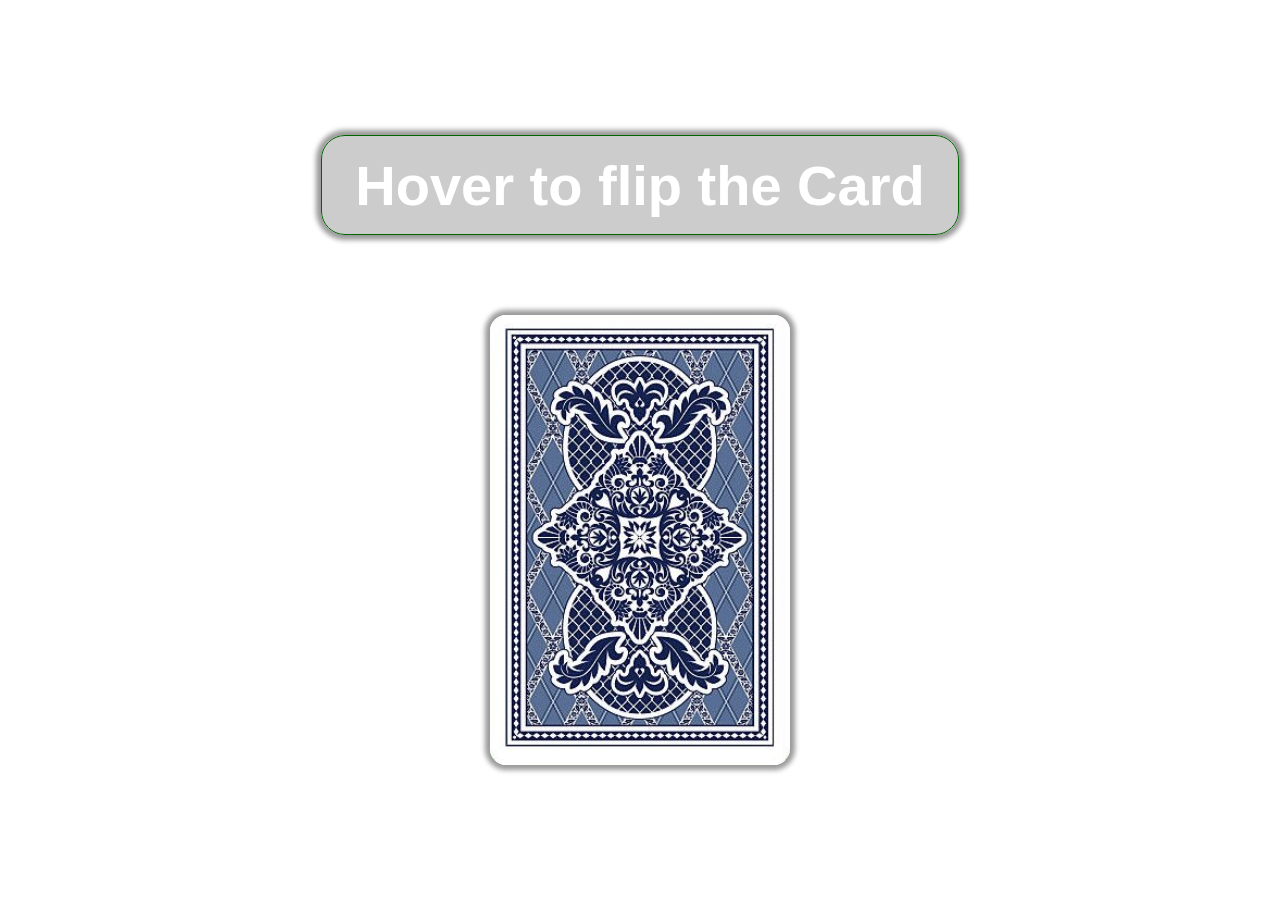
<file: Flip card/index.html>
<!DOCTYPE html>
<html lang="en">

<head>
    <meta charset="UTF-8">
    <meta name="viewport" content="width=device-width, initial-scale=1.0">
    <title>Flip card</title>

    <link rel="stylesheet" href="style.css">
    <link rel="preconnect" href="https://fonts.googleapis.com">
    <link rel="preconnect" href="https://fonts.gstatic.com" crossorigin>
    <link href="https://fonts.googleapis.com/css2?family=Poppins:wght@400;700&display=swap" rel="stylesheet">
</head>

<body>

    <button class="heading-container">
        <span>Hover to flip the Card</span>
    </button>

    <div class="card-container">
        <div class="card">
            <div class="front"></div>
            <div class="back"></div>
        </div>
    </div>

</body>

</html>
</file>
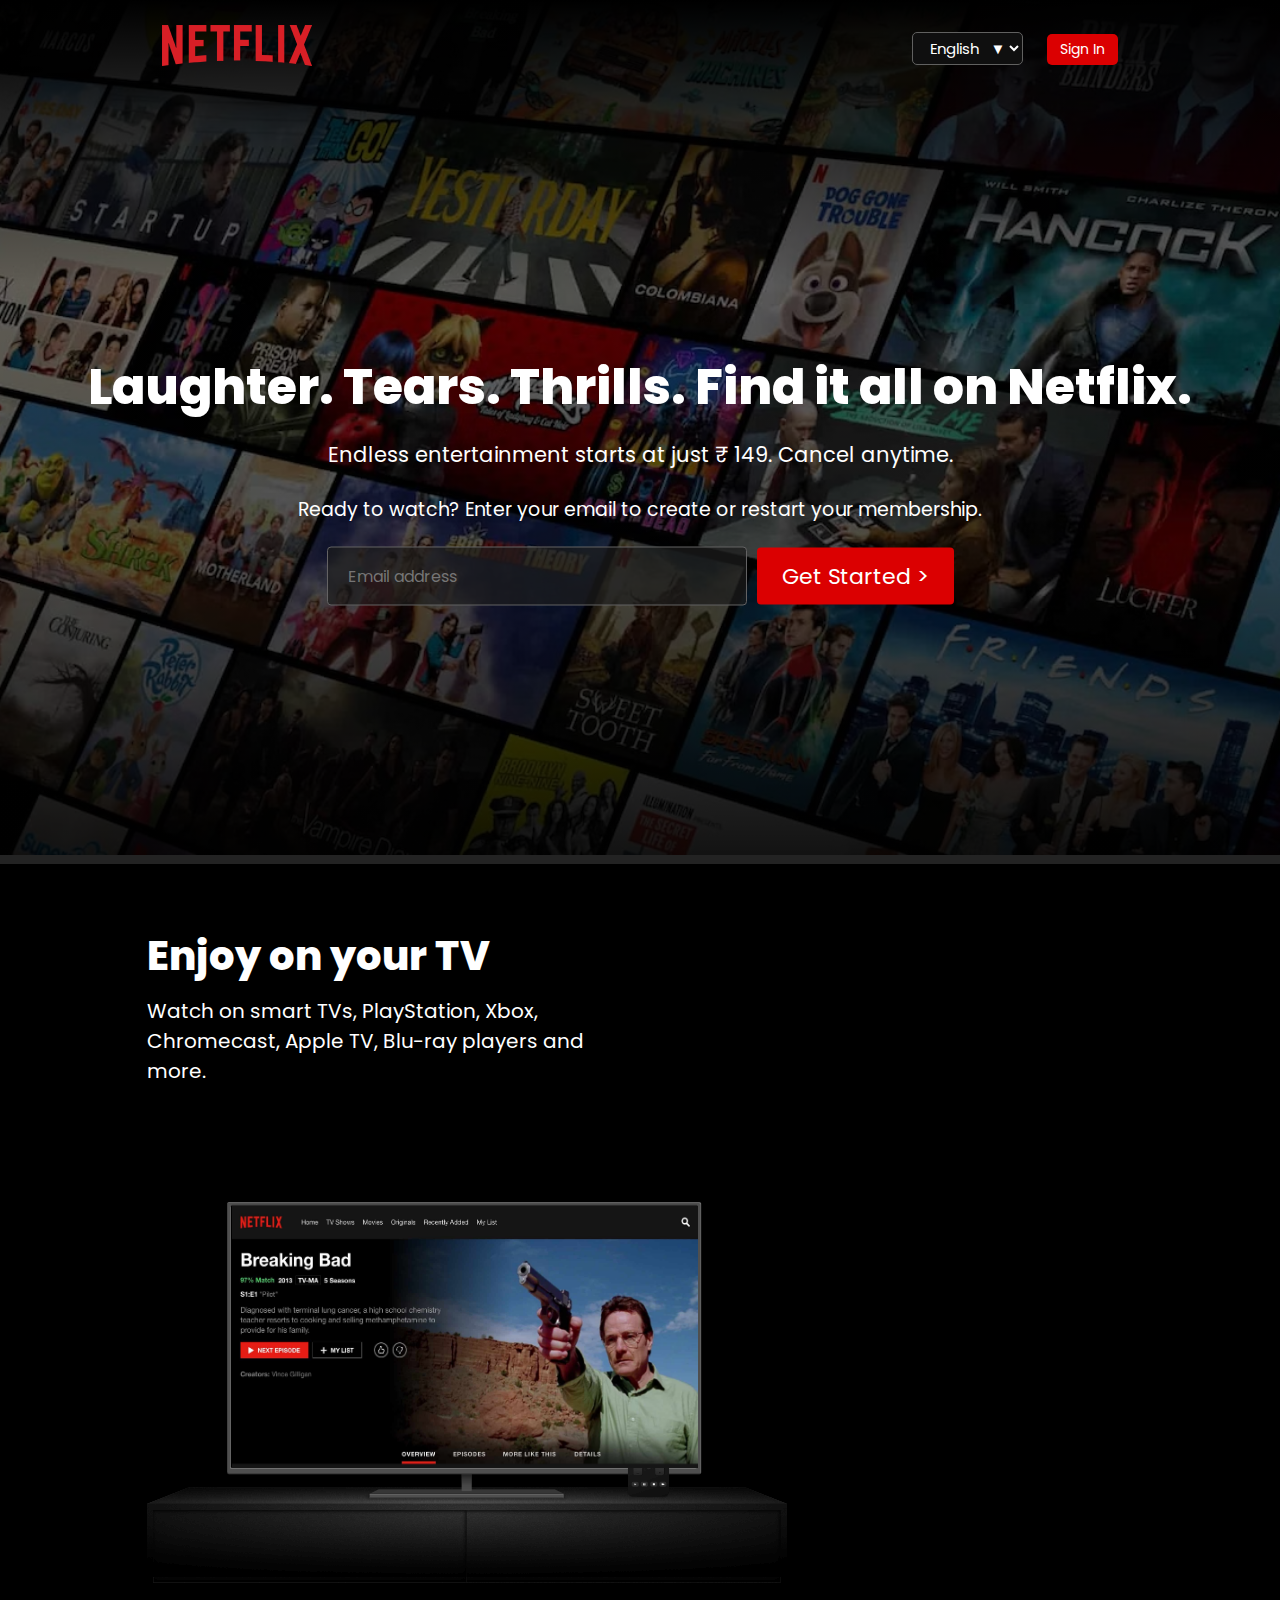
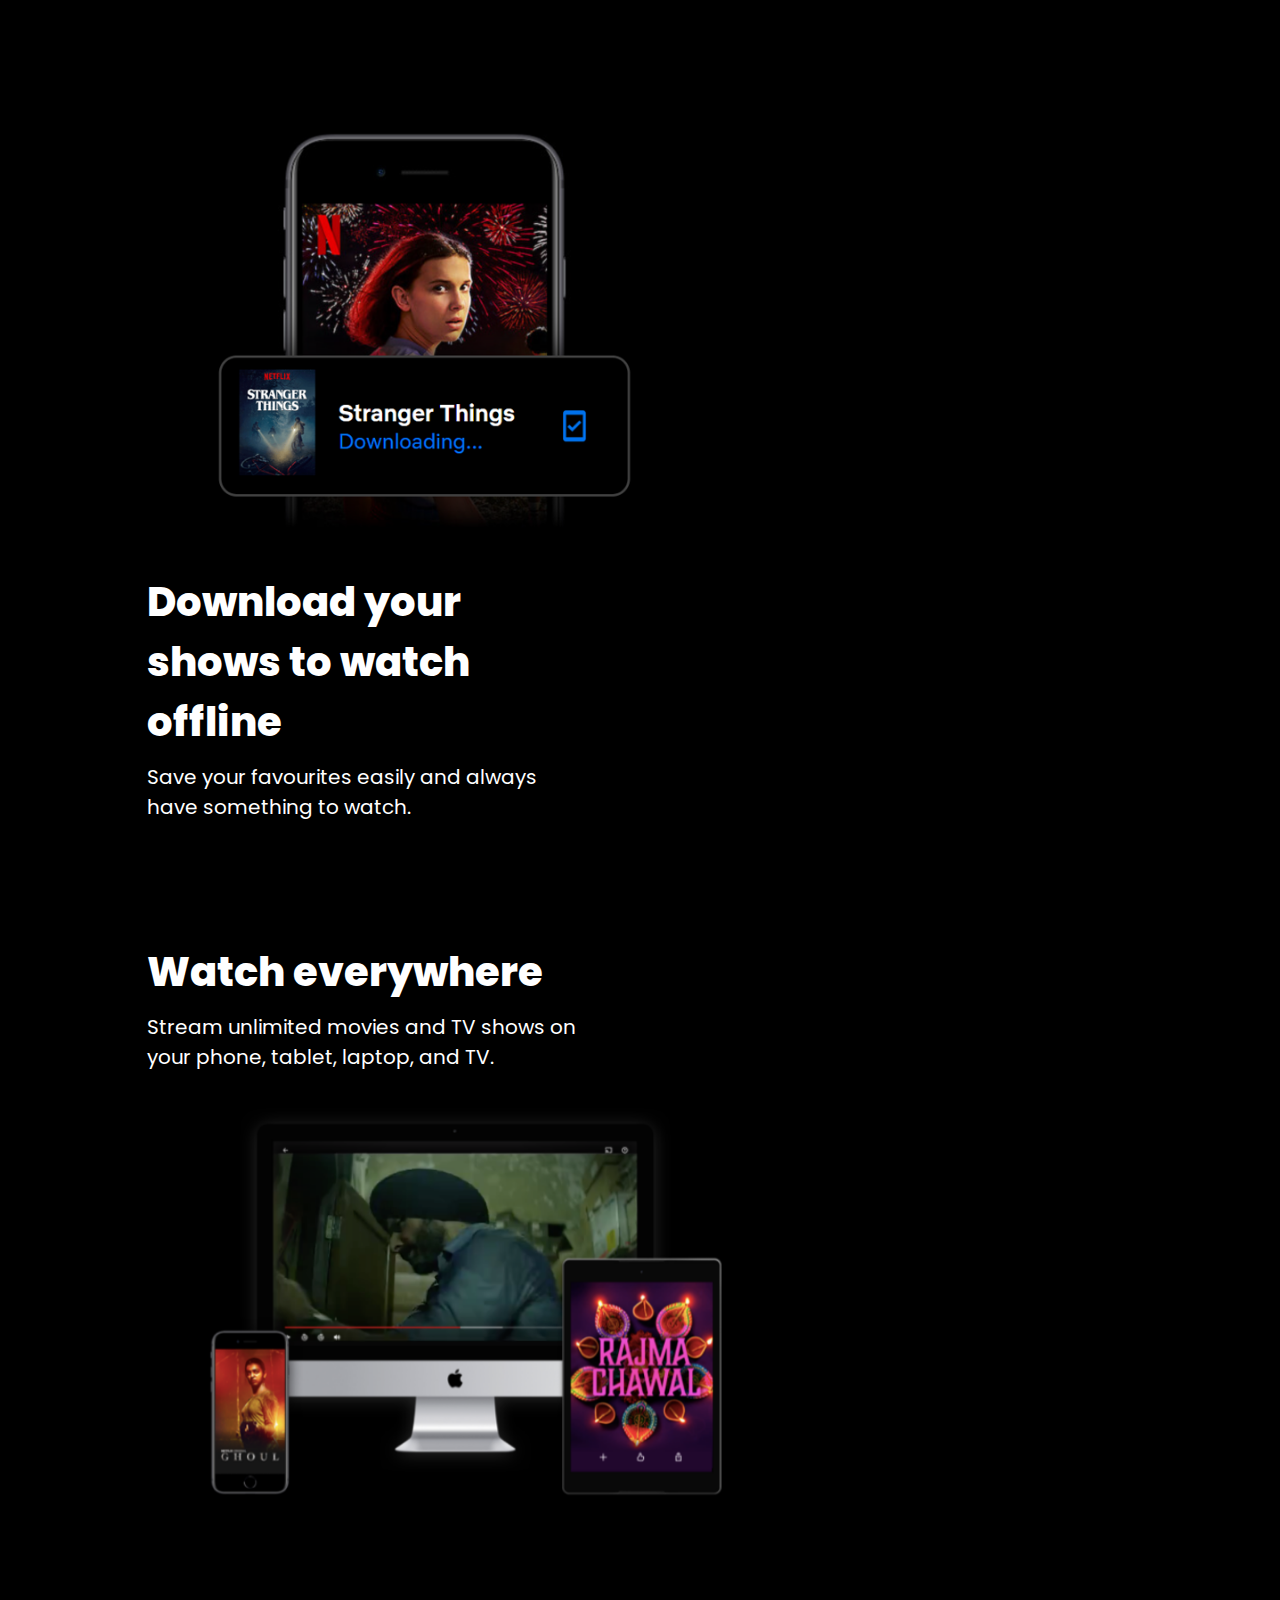
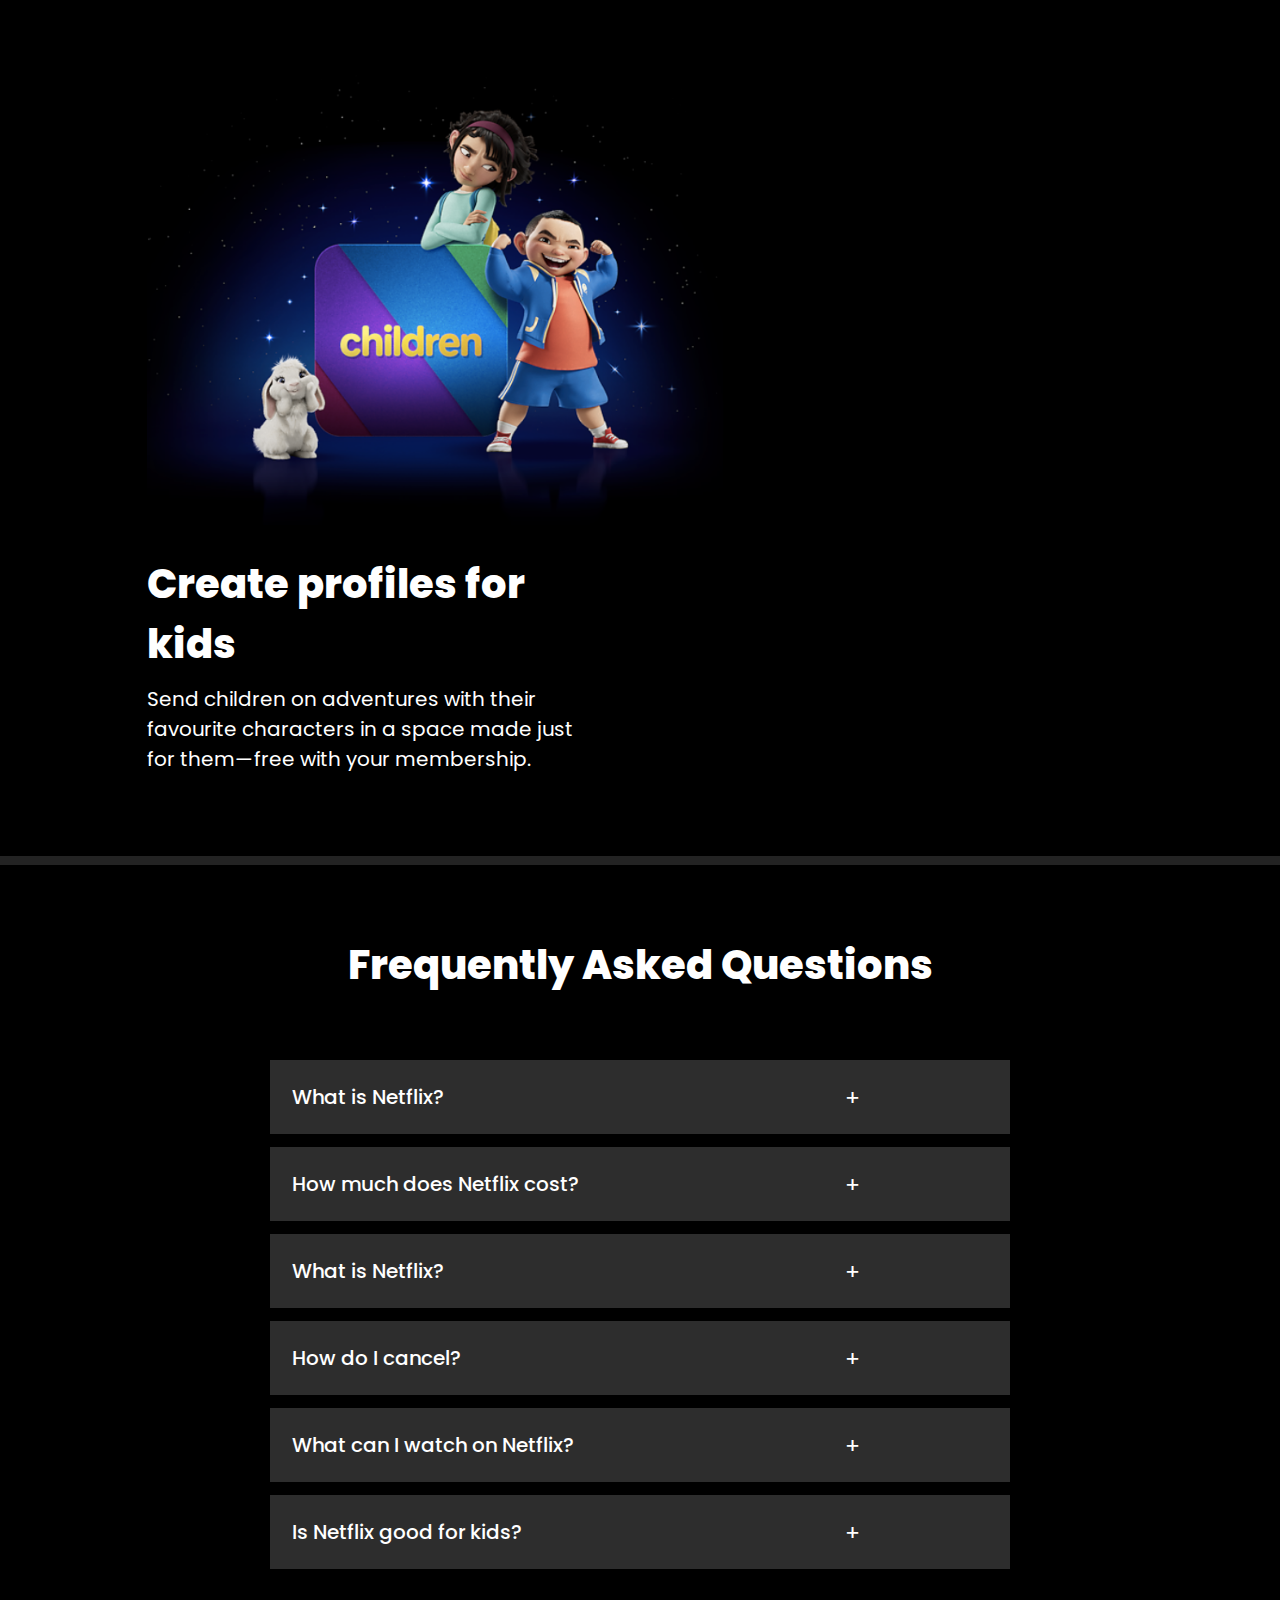
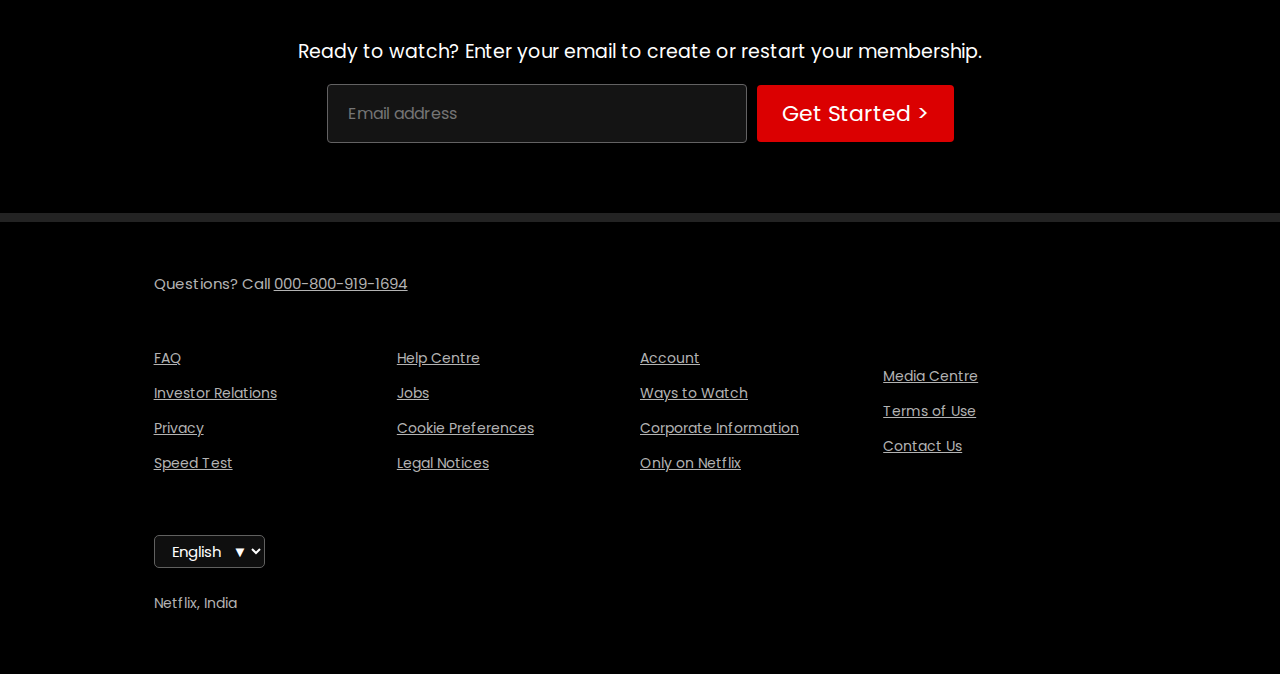
<file: Netflix page/index.html>
<!DOCTYPE html>
<html lang="en">

<head>

    <meta charset="UTF-8">
    <meta name="viewport" content="width=device-width, initial-scale=1.0">
    <title>Netflix - Watch TV Shows Online, Watch Movies Online</title>
    <link rel="icon" href="Images/favi.png">

    <link rel="stylesheet" href="style.css">

    <link rel="preconnect" href="https://fonts.googleapis.com">
    <link rel="preconnect" href="https://fonts.gstatic.com" crossorigin>
    <link href="https://fonts.googleapis.com/css2?family=Poppins:wght@400;500;600;700;800&display=swap"
        rel="stylesheet">

</head>

<body>

    <!-- Header section -->

    <header>
        <nav>
            <a href="index.html"><img src="Images/logo.png" class="logo"></a>
            <div>
                <select class="lang-btn">
                    <option value="English" selected>English &nbsp;&nbsp;&#9660;</option>
                    <option value="Hindi">हिन्दी</option>
                </select>

                <button>Sign In</button>
            </div>
        </nav>

        <div class="header-content">
            <h1>Laughter. Tears. Thrills. Find it all on Netflix.</h1>
            <p>Endless entertainment starts at just ₹ 149. Cancel anytime.</p>
            <p>Ready to watch? Enter your email to create or restart your membership.</p>

            <form class="email-signup">
                <input type="email" placeholder="Email address">
                <button type="submit">Get Started &gt;</button>
            </form>
        </div>
    </header>

    <!-- Features -->

    <div class="features">

        <div class="row">
            <div class="text-col">
                <h2>Enjoy on your TV</h2>
                <p>Watch on smart TVs, PlayStation, Xbox, Chromecast, Apple TV, Blu-ray players and more.</p>
            </div>

            <div class="image-col">
                <img src="Images/tv.png">
                <img class="screen" src="Images/screen.jpg">
            </div>
        </div>

        <div class="row">
            <div class="image-col">
                <img src="Images/feature-2.png">
            </div>

            <div class="text-col">
                <h2>Download your shows to watch offline</h2>
                <p>Save your favourites easily and always have something to watch.</p>
            </div>
        </div>

        <div class="row">
            <div class="text-col">
                <h2>Watch everywhere</h2>
                <p>Stream unlimited movies and TV shows on your phone, tablet, laptop, and TV.</p>
            </div>

            <div class="image-col">
                <img src="Images/feature-3.png">
            </div>
        </div>

        <div class="row">
            <div class="image-col">
                <img src="Images/feature-4.png">
            </div>

            <div class="text-col">
                <h2>Create profiles for kids</h2>
                <p>Send children on adventures with their favourite characters in a space made just for them—free with
                    your membership.</p>
            </div>
        </div>

    </div>


    <!-- FAQ Section -->

    <div class="faq">
        <h2>Frequently Asked Questions</h2>

        <ul class="accordion">
            <li>

                <input type="radio" name="accordion" id="first">
                <label for="first">What is Netflix?</label>
                <div class="answer">
                    Netflix is a streaming service that offers a wide variety of award-winning TV shows, movies, anime,
                    documentaries and
                    more - on thousands of internet-connected devices. <br><br>

                    You can watch as much as you want, whenever you want, without a single ad - all for one low monthly
                    price. There's
                    always something new to discover, and new TV shows and movies are added every week!
                </div>

            </li>

            <li>

                <input type="radio" name="accordion" id="second">
                <label for="second">How much does Netflix cost?</label>
                <div class="answer">
                    Watch Netflix on your smartphone, tablet, Smart TV, laptop, or streaming device, all for one fixed
                    monthly fee. Plans
                    range from ₹ 149 to ₹ 649 a month. No extra costs, no contracts.
                </div>

            </li>

            <li>

                <input type="radio" name="accordion" id="third">
                <label for="third">What is Netflix?</label>
                <div class="answer">
                    Watch anywhere, anytime. Sign in with your Netflix account to watch instantly on the web at
                    netflix.com from your
                    personal computer or on any internet-connected device that offers the Netflix app, including smart
                    TVs, smartphones,
                    tablets, streaming media players and game consoles. <br> <br>

                    You can also download your favourite shows with the iOS, Android, or Windows 10 app. Use downloads
                    to watch while you're
                    on the go and without an internet connection. Take Netflix with you anywhere.
                </div>

            </li>

            <li>

                <input type="radio" name="accordion" id="fourth">
                <label for="fourth">How do I cancel?</label>
                <div class="answer">
                    Netflix is flexible. There are no annoying contracts and no commitments. You can easily cancel your
                    account online in
                    two clicks. There are no cancellation fees - start or stop your account anytime.
                </div>

            </li>

            <li>

                <input type="radio" name="accordion" id="fifth">
                <label for="fifth">What can I watch on Netflix?</label>
                <div class="answer">
                    Netflix has an extensive library of feature films, documentaries, TV shows, anime, award-winning
                    Netflix originals, and
                    more. Watch as much as you want, anytime you want.
                </div>

            </li>

            <li>

                <input type="radio" name="accordion" id="sixth">
                <label for="sixth">Is Netflix good for kids?</label>
                <div class="answer">
                    The Netflix Kids experience is included in your membership to give parents control while kids enjoy
                    family-friendly TV
                    shows and films in their own space. <br> <br>

                    Kids profiles come with PIN-protected parental controls that let you restrict the maturity rating of
                    content kids can
                    watch and block specific titles you don't want kids to see.
                </div>

            </li>

        </ul>

        <p>Ready to watch? Enter your email to create or restart your membership.</p>

        <form class="email-signup">
            <input type="email" placeholder="Email address">
            <button type="submit">Get Started &gt;</button>
        </form>

    </div>


    <!-- Footer -->

    <footer>
        <p>Questions? Call <a href="#">000-800-919-1694</a></p>

        <div class="row">
            <div class="col">
                <ul>
                    <li><a href="#">FAQ</a></li>
                    <li><a href="#">Investor Relations</a></li>
                    <li><a href="#">Privacy</a></li>
                    <li><a href="#">Speed Test</a></li>
                </ul>
            </div>

            <div class="col">
                <ul>
                    <li><a href="#">Help Centre</a></li>
                    <li><a href="#">Jobs</a></li>
                    <li><a href="#">Cookie Preferences</a></li>
                    <li><a href="#">Legal Notices</a></li>
                </ul>
            </div>
            <div class="col">
                <ul>
                    <li><a href="#">Account</a></li>
                    <li><a href="#">Ways to Watch</a>
                    <li><a href="#">Corporate Information</a></li>
                    <li><a href="#">Only on Netflix</a></li>
                </ul>
            </div>
            <div class="col">
                <ul>
                    <li><a href="#">Media Centre</a></li>
                    <li><a href="#">Terms of Use</a></li>
                    <li><a href="#">Contact Us</a></li>
                </ul>
            </div>
        </div>

        <select class="lang-btn">
            <option value="English" selected>English &nbsp;&nbsp;&#9660;</option>
            <option value="Hindi">हिन्दी</option>
        </select>

        <p class="cc">Netflix, India</p>

    </footer>

</body>

</html>
</file>
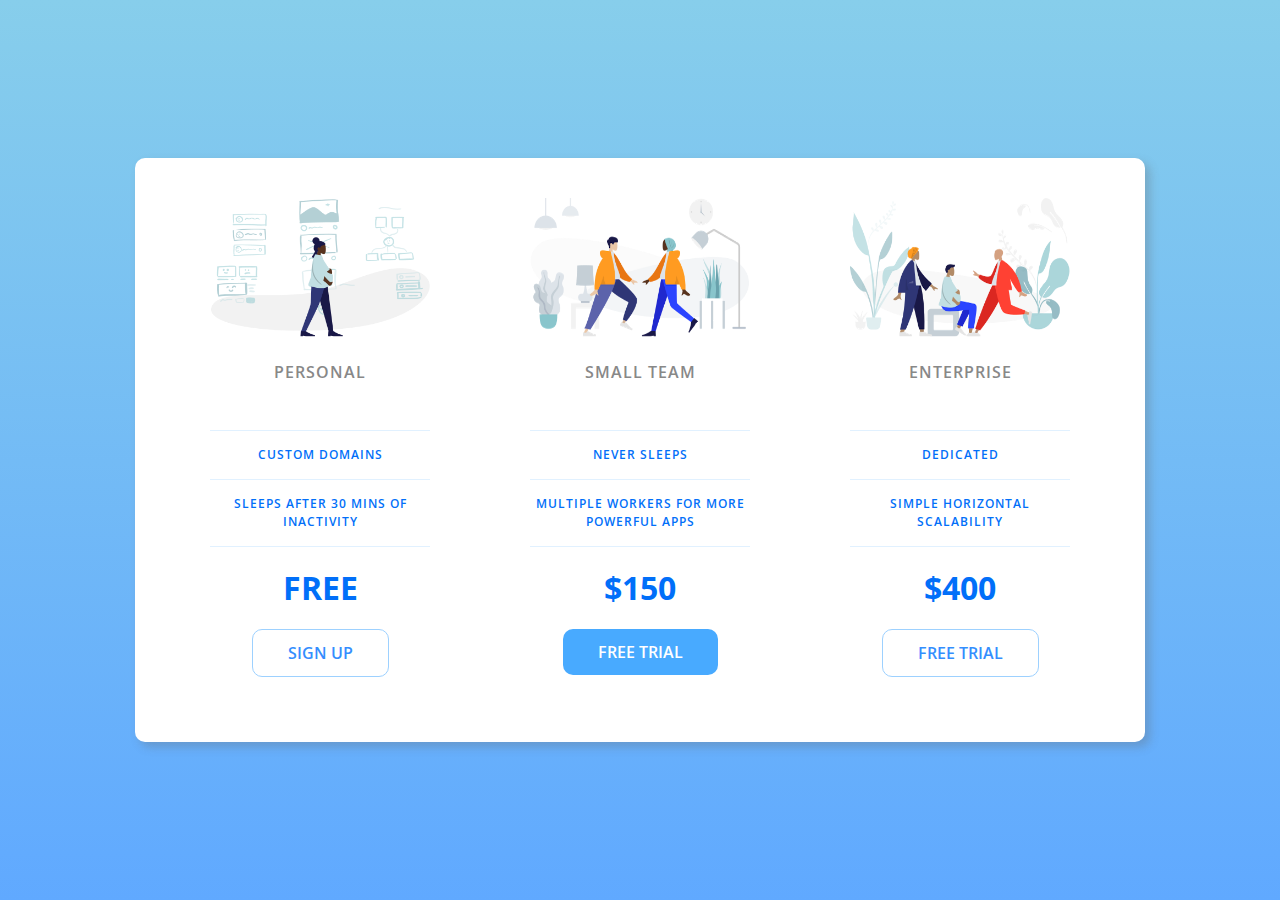
<file: Pricing panel/index.html>
<!DOCTYPE html>
<html lang="en">

<head>
    <meta charset="UTF-8">
    <meta name="viewport" content="width=device-width, initial-scale=1.0">
    <title>Price Tiers</title>
    <link rel="stylesheet" href="https://fonts.googleapis.com/css?family=Open+Sans:400,600,700">
    <link rel="stylesheet" href="style.css">
</head>

<body>
    
    <div class="panel pricing-table">

        <div class="pricing-plan">
            <img src="Images/icon1.png" alt="" class="pricing-img">
            <h2 class="pricing-header">Personal</h2>
            <ul class="pricing-features">
                <li class="pricing-features-item">Custom domains</li>
                <li class="pricing-features-item">Sleeps after 30 mins of inactivity</li>
            </ul>
            <span class="pricing-price">Free</span>
            <a href="#/" class="pricing-button">Sign up</a>
        </div>

        <div class="pricing-plan">
            <img src="Images/icon2.png" alt="" class="pricing-img">
            <h2 class="pricing-header">Small team</h2>
            <ul class="pricing-features">
                <li class="pricing-features-item">Never sleeps</li>
                <li class="pricing-features-item">Multiple workers for more powerful apps</li>
            </ul>
            <span class="pricing-price">$150</span>
            <a href="#/" class="pricing-button is-featured">Free trial</a>
        </div>

        <div class="pricing-plan">
            <img src="Images/icon3.png" alt="" class="pricing-img">
            <h2 class="pricing-header">Enterprise</h2>
            <ul class="pricing-features">
                <li class="pricing-features-item">Dedicated</li>
                <li class="pricing-features-item">Simple horizontal scalability</li>
            </ul>
            <span class="pricing-price">$400</span>
            <a href="#/" class="pricing-button">Free trial</a>
        </div>

    </div>

</body>

</html>
</file>
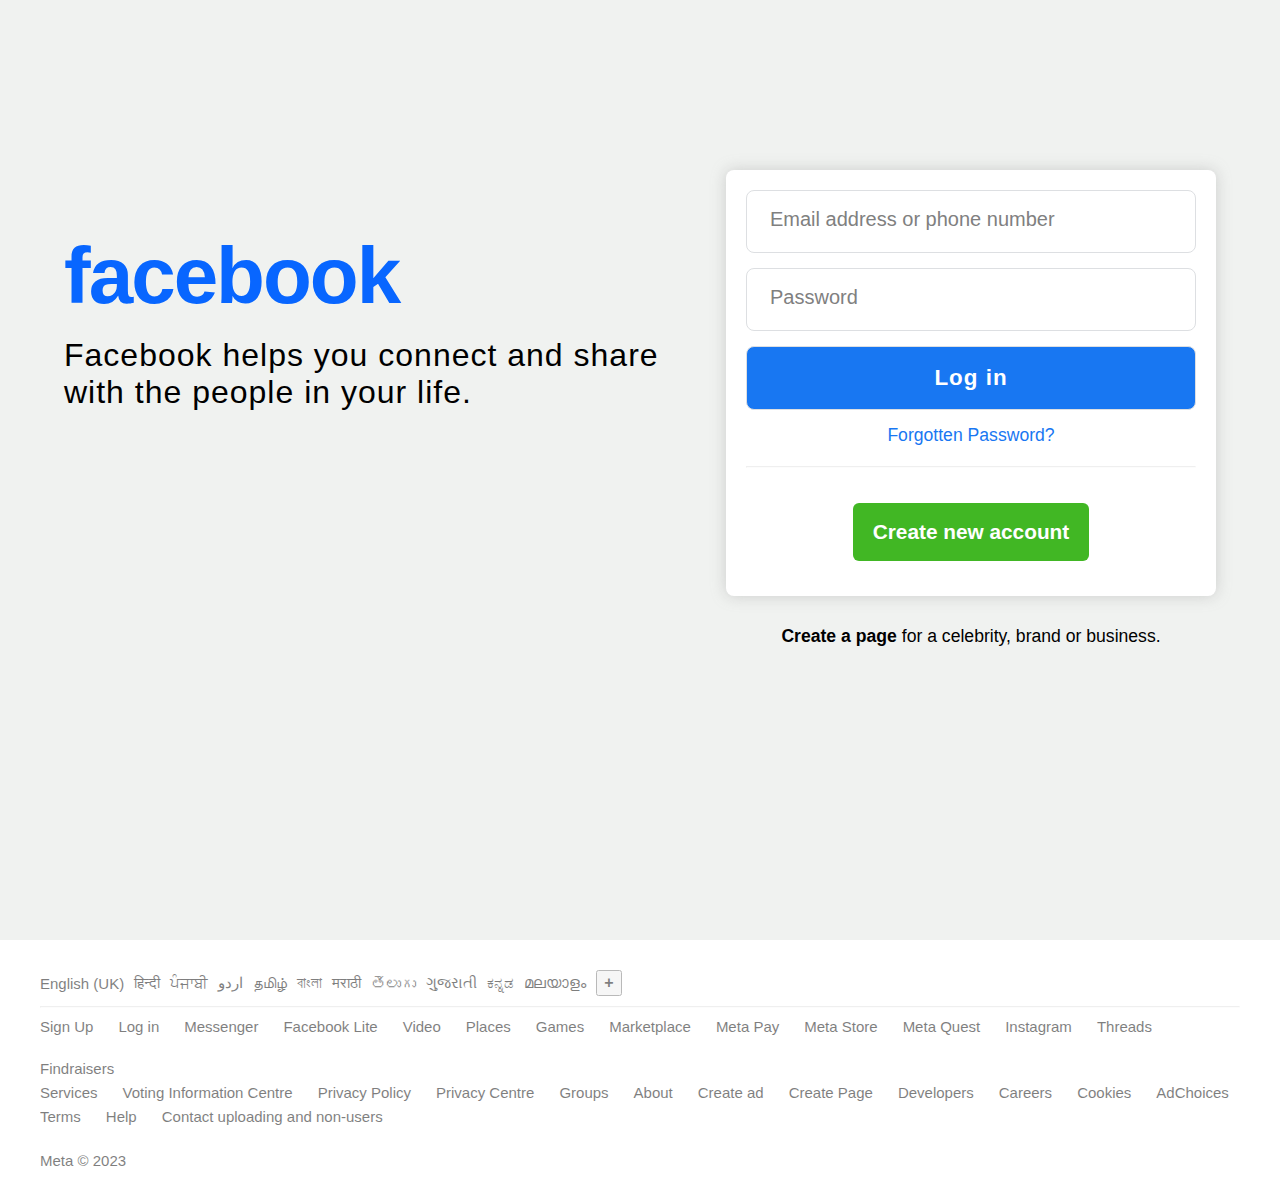
<file: Login pages/Facebook/index.html>
<!DOCTYPE html>
<html lang="en">

<head>
    <meta charset="UTF-8">
    <meta name="viewport" content="width=device-width, initial-scale=1.0">

    <title>Facebook - log in or sign up</title>
    <link rel="icon" href="Images/fb icon.webp">
    <link rel="stylesheet" href="style.css">

</head>

<body>

    <div class="main-wrapper">
        <div class="branding">
            <h1 class="logo">facebook</h1>
            <h2 class="slogan">Facebook helps you connect and share with the people in your life.</h2>
        </div>

        <div>
            <div class="panel">

                <form>
                    <input type="text" name="username" class="input-box" placeholder="Email address or phone number"
                        required>
                    <input type="password" name="password" class="input-box" placeholder="Password" required>
                    <input type="button" class="login-btn" value="Log in">
                </form>

                <a class="forgot" href="#">Forgotten Password?</a>

                <hr>

                <a class="signup-btn" href="#">Create new account</a>

            </div>

            <div class="bottom-link">
                <a href="#">Create a page</a>
                <p>for a celebrity, brand or business.</p>
            </div>
        </div>
    </div>

    <footer>

        <ul class="lang">
            <li class="lang">English (UK)</li>
            <li class="lang">हिन्दी</li>
            <li class="lang">ਪੰਜਾਬੀ</li>
            <li class="lang">اردو</li>
            <li class="lang">தமிழ்</li>
            <li class="lang">বাংলা</li>
            <li class="lang">मराठी</li>
            <li class="lang">తెలుగు</li>
            <li class="lang">ગુજરાતી</li>
            <li class="lang">ಕನ್ನಡ</li>
            <li class="lang">മലയാളം</li>
            <li><button class="add-button">+</button></li>
        </ul>

        <hr>

        <ul>
            <li><a class="footer-link" href="#">Sign Up</a></li>
            <li><a class="footer-link" href="#">Log in</a></li>
            <li><a class="footer-link" href="#">Messenger</a></li>
            <li><a class="footer-link" href="#">Facebook Lite</a></li>
            <li><a class="footer-link" href="#">Video</a></li>
            <li><a class="footer-link" href="#">Places</a></li>
            <li><a class="footer-link" href="#">Games</a></li>
            <li><a class="footer-link" href="#">Marketplace</a></li>
            <li><a class="footer-link" href="#">Meta Pay</a></li>
            <li><a class="footer-link" href="#">Meta Store</a></li>
            <li><a class="footer-link" href="#">Meta Quest</a></li>
            <li><a class="footer-link" href="#">Instagram</a></li>
            <li><a class="footer-link" href="#">Threads</a></li>
            <li><a class="footer-link" href="#">Findraisers</a></li>
        </ul>

        <ul>
            <li><a class="footer-link" href="#">Services</a></li>
            <li><a class="footer-link" href="#">Voting Information Centre</a></li>
            <li><a class="footer-link" href="#">Privacy Policy</a></li>
            <li><a class="footer-link" href="#">Privacy Centre</a></li>
            <li><a class="footer-link" href="#">Groups</a></li>
            <li><a class="footer-link" href="#">About</a></li>
            <li><a class="footer-link" href="#">Create ad</a></li>
            <li><a class="footer-link" href="#">Create Page</a></li>
            <li><a class="footer-link" href="#">Developers</a></li>
            <li><a class="footer-link" href="#">Careers</a></li>
            <li><a class="footer-link" href="#">Cookies</a></li>
            <li><a class="footer-link" href="#">AdChoices</a></li>
        </ul>

        <ul>
            <li><a class="footer-link" href="#">Terms</a></li>
            <li><a class="footer-link" href="#">Help</a></li>
            <li><a class="footer-link" href="#">Contact uploading and non-users</a></li>
        </ul>

        <ul class="copyright">
            <li>Meta © 2023</li>
        </ul>

    </footer>

</body>

</html>
</file>
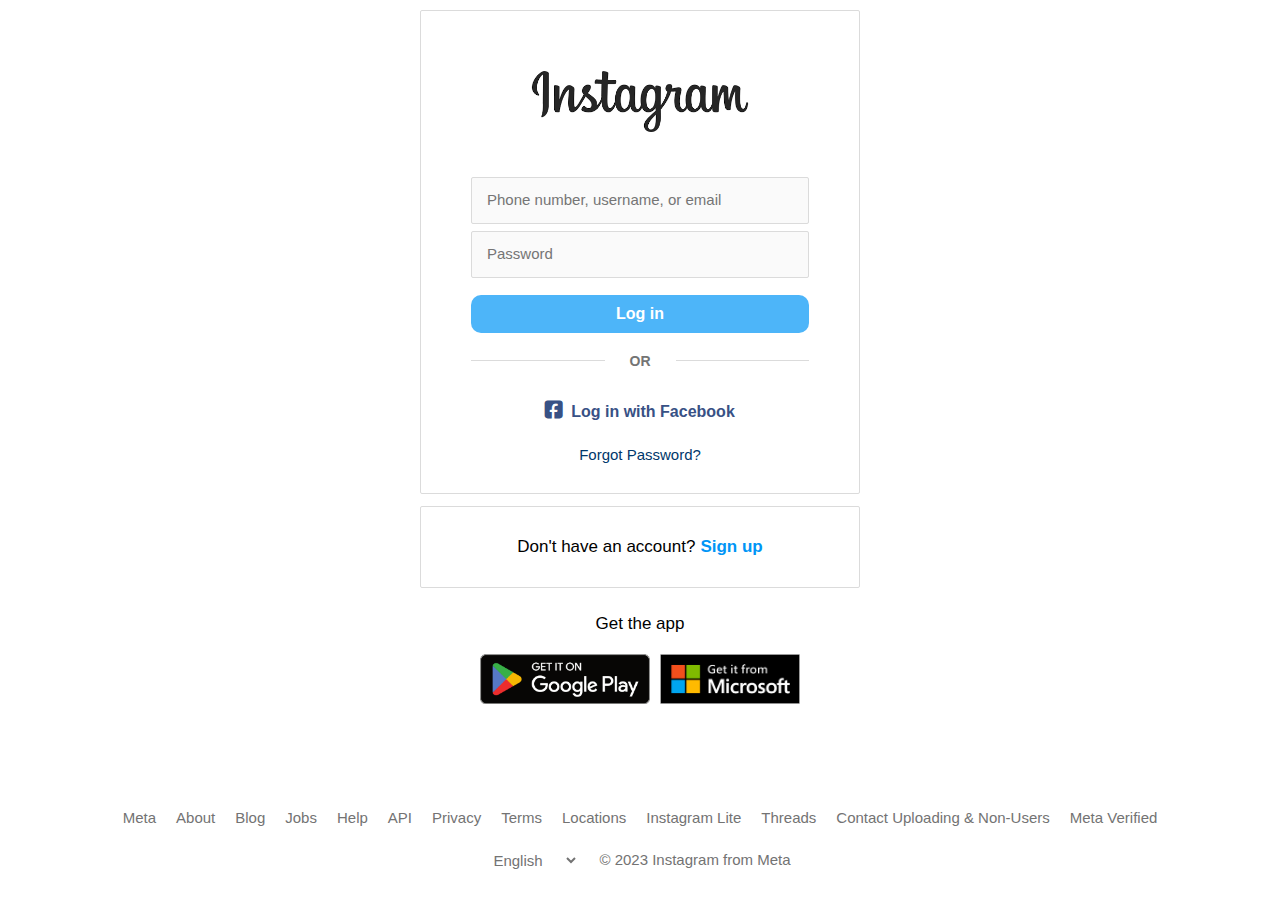
<file: Login pages/Insta/index.html>
<!DOCTYPE html>
<html lang="en">

<head>

    <meta charset="UTF-8">
    <meta name="viewport" content="width=device-width, initial-scale=1.0">

    <title>Login • Instagram</title>
    <link rel="icon" href="https://upload.wikimedia.org/wikipedia/commons/thumb/e/e7/Instagram_logo_2016.svg/2048px-Instagram_logo_2016.svg.png">

    <link rel="stylesheet" href="style.css">
    <link rel="stylesheet" href="https://cdnjs.cloudflare.com/ajax/libs/font-awesome/6.4.2/css/all.min.css">

</head>

<body>

    <header class="wrapper">

        <div class="panel login">
            <img id="logo" src="Images/Insta logo.png" alt="Logo">

            <form>

                <input type="text" class="input-box" name="username" placeholder="Phone number, username, or email"
                    required>
                <input type="password" class="input-box" name="password" placeholder="Password" required>
                <input type="button" class="button" value="Log in" name="login">

                <div class="divider">
                    <div class="line"></div>
                    <p>OR</p>
                    <div class="line"></div>
                </div>

                <a class="fb" href="#">Log in with Facebook</a>
                <a class="forgot" href="#">Forgot Password?</a>

            </form>
        </div>

        <div class="panel signup">
            <p>Don't have an account?</p>
            <a class="signup" href="#">Sign up</a>
        </div>

        <div class="apps">
            <p>Get the app</p>
        </div>

        <div class="app-stores">
            <img src="Images/playstore.png" alt="Play store">
            <img src="Images/microsoft store.png" alt="Microsoft store">
        </div>

    </header>

    <footer>
        <ul>
            <li><a href="#">Meta</a></li>
            <li><a href="#">About</a></li>
            <li><a href="#">Blog</a></li>
            <li><a href="#">Jobs</a></li>
            <li><a href="#">Help</a></li>
            <li><a href="#">API</a></li>
            <li><a href="#">Privacy</a></li>
            <li><a href="#">Terms</a></li>
            <li><a href="#">Locations</a></li>
            <li><a href="#">Instagram Lite</a></li>
            <li><a href="#">Threads</a></li>
            <li><a href="#">Contact Uploading & Non-Users</a></li>
            <li><a href="#">Meta Verified</a></li>


        </ul>

        <ul>
            <li>
                <select name="language" id="lang">
                    <option value="English" selected>English</option>
                    <option value="Hindi">Hindi</option>
                    <option value="Chinese">Mandarin</option>
                    <option value="French">Francias</option>
                    <option value="Spanish">Espanol</option>
                    <option value="Deutsch">Deutsch</option>
                    <option value="Postugese">Portugese</option>
                    <option value="Greek">Greek</option>
                    <option value="Hungarian">Hungarian</option>
                    <option value="Italiano">Italiano</option>
                    <option value="Turkish">Turkish</option>
                    <option value="Bahasa">Bahasa</option>
                    <option value="Urdu">Urdu</option>
                    <option value="Dutch">Dutch</option>
                    <option value="Polski">Polski</option>
                    <option value="Russian">Russian</option>
                </select>
            </li>
            <li>&copy; 2023 Instagram from Meta</li>
        </ul>
    </footer>

</body>

</html>
</file>
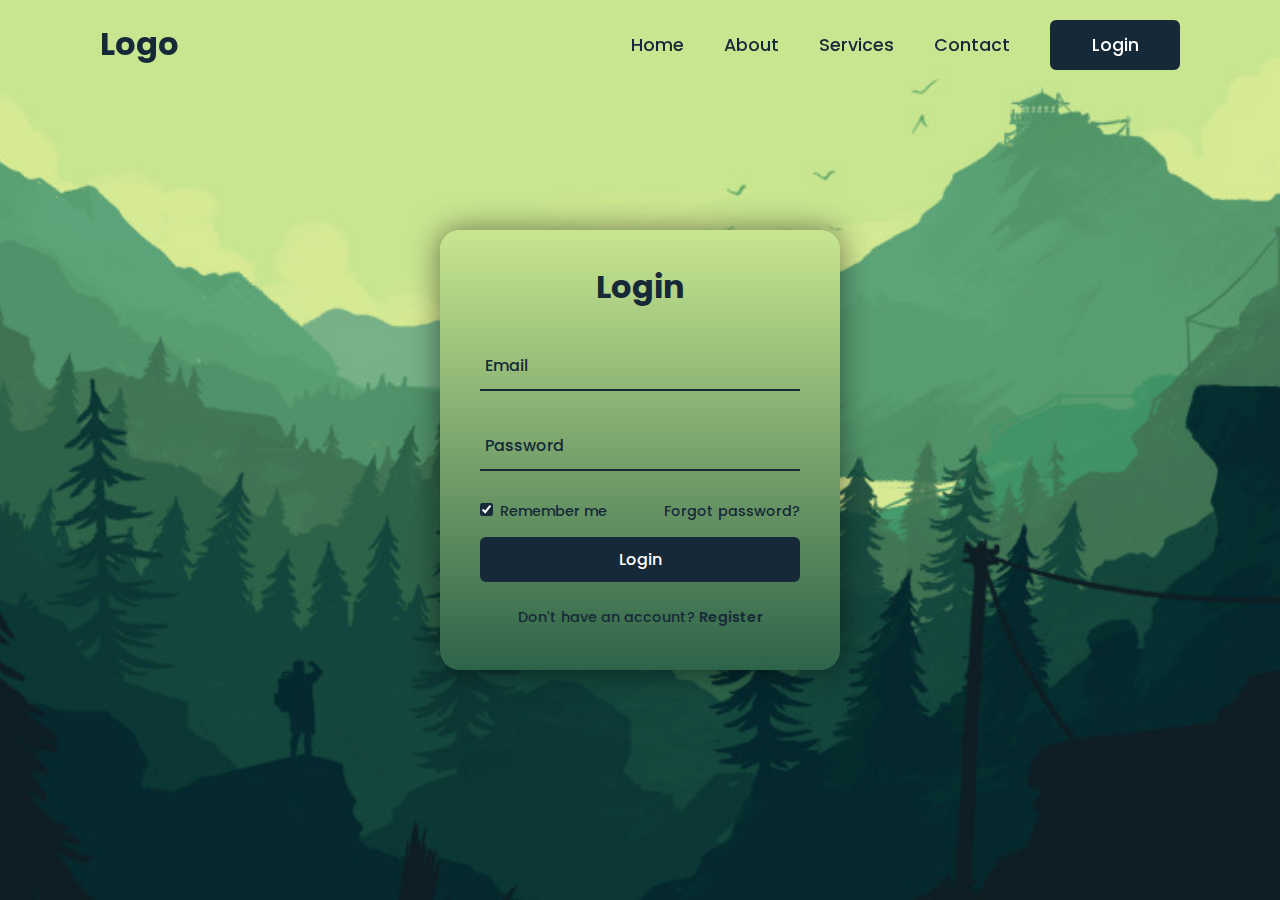
<file: Login pages/Simple/index.html>
<!DOCTYPE html>
<html lang="en">

<head>

    <meta charset="UTF-8">
    <meta name="viewport" content="width=device-width, initial-scale=1.0">
    <title>Simple - login</title>

    <link rel="preconnect" href="https://fonts.googleapis.com">
    <link rel="preconnect" href="https://fonts.gstatic.com" crossorigin>
    <link href="https://fonts.googleapis.com/css2?family=Poppins:wght@300;400;500;600;700&display=swap"
        rel="stylesheet">
    <link rel="stylesheet" href="https://cdnjs.cloudflare.com/ajax/libs/font-awesome/6.4.2/css/all.min.css"
        integrity="sha512-z3gLpd7yknf1YoNbCzqRKc4qyor8gaKU1qmn+CShxbuBusANI9QpRohGBreCFkKxLhei6S9CQXFEbbKuqLg0DA=="
        crossorigin="anonymous" referrerpolicy="no-referrer" />
    <link rel="stylesheet" href="style.css">

</head>

<body>

    <header>

        <h2 class="logo">Logo</h2>
        <nav class="navigation">
            <a href="#">Home</a>
            <a href="#">About</a>
            <a href="#">Services</a>
            <a href="#">Contact</a>
            <button class="btnLogin-popup">Login</button>
        </nav>

    </header>

    <div class="wrapper">
        <div class="form-box">
            <h2>Login</h2>
            <form action="#">

                <div class="input-box">
                    <span class="icon"><i class="fa-solid fa-envelope"></i></span>
                    <input type="email" required>
                    <label>Email</label>
                </div>

                <div class="input-box">
                    <span class="icon"><i class="fa-solid fa-lock"></i></span>
                    <input type="password" required>
                    <label>Password</label>
                </div>

                <div class="remember-forgot">
                    <label>
                        <input type="checkbox" checked>
                        Remember me
                    </label>

                    <a href="#">Forgot password?</a>
                </div>

                <button class="btn" type="submit">Login</button>

                <div class="login-register">
                    <p>Don't have an account?
                        <a href="#" class="register-link">Register</a>
                    </p>
                </div>

            </form>

        </div>
    </div>

</body>

</html>
</file>
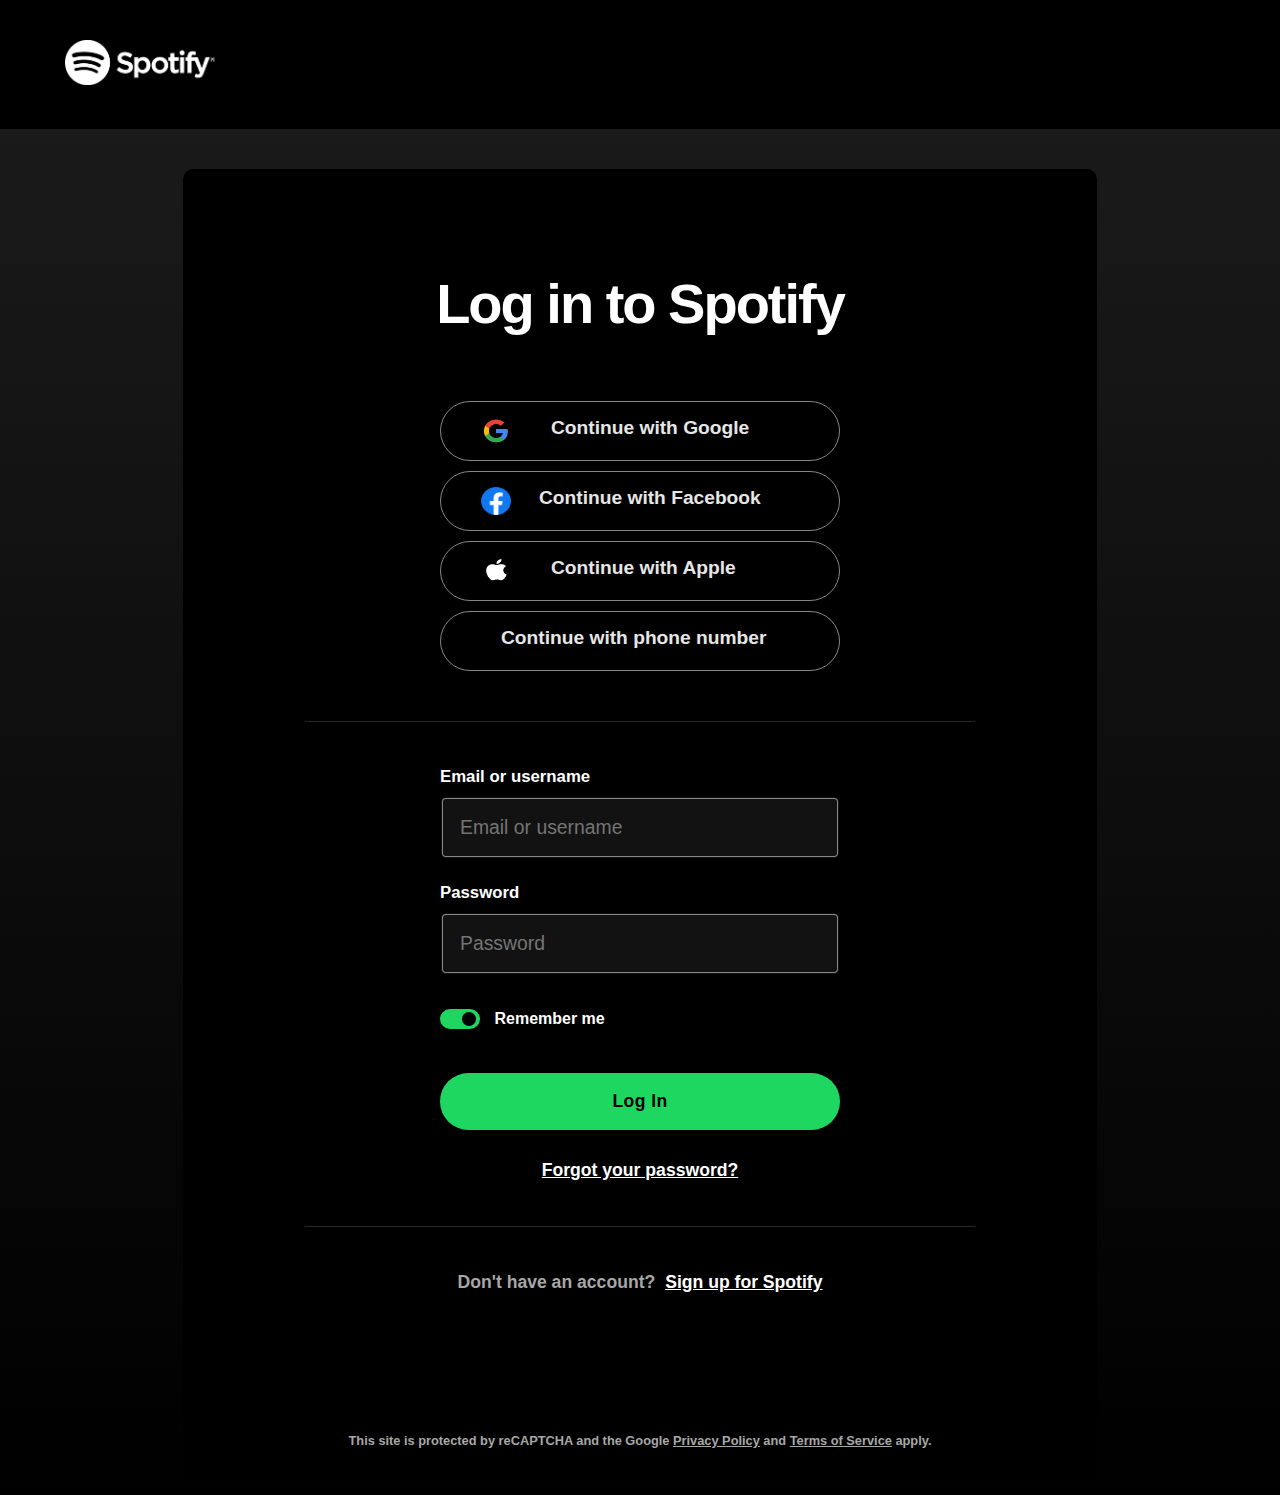
<file: Login pages/Spotify/index.html>
<!DOCTYPE html>
<html lang="en">

<head>

    <meta charset="UTF-8">
    <meta name="viewport" content="width=device-width, initial-scale=1.0">
    <title>Login - Spotify</title>

    <link rel="icon" href="Images/favicon.png">
    <link rel="stylesheet" href="style.css">

    <link rel="preconnect" href="https://fonts.googleapis.com">
    <link rel="preconnect" href="https://fonts.gstatic.com" crossorigin>
    <link href="https://fonts.googleapis.com/css2?family=Montserrat:wght@300;400;500;600;700&display=swap"
        rel="stylesheet">

</head>

<body>

    <header>
        <div class="logo">
            <a href="index.html">
                <img src="Images/spo-logo.png">
            </a>
        </div>
    </header>

    <section>

        <div class="main">

            <h1>Log in to Spotify</h1>

            <div class="account-connect">

                <button class="a-c-btn" id="g">
                    <img src="Images/google.png">
                    <span>Continue with Google</span>
                </button>

                <button class="a-c-btn" id="f">
                    <img src="Images/facebook.png">
                    <span id="fb">Continue with Facebook</span>
                </button>

                <button class="a-c-btn" id="a">
                    <img src="Images/apple.png">
                    <span>Continue with Apple</span>
                </button>

                <button class="a-c-btn" id="pno">
                    <span id="phone">Continue with phone number</span>
                </button>

            </div>

            <hr>

            <div class="log-in">
                <form>

                    <label>Email or username</label>
                    <input type="text" placeholder="Email or username" required>

                    <label>Password</label>
                    <input type="text" placeholder="Password" required>

                    <div class="switch">
                        <input type="checkbox" id="switch" checked>
                        <label for="switch"></label>
                        <span>Remember me</span>
                    </div>

                    <button>Log ln</button>

                    <a href="#">Forgot your password?</a>

                </form>
            </div>

            <hr>

            <div class="signup">
                <span>Don't have an account?</span>
                <a href="#">Sign up for Spotify</a>
            </div>

            <footer>
                <p>This site is protected by reCAPTCHA and the Google <a href="#">Privacy Policy</a> and
                    <a href="#">Terms of Service</a> apply.
                </p>
            </footer>

        </div>

    </section>

</body>

</html>
</file>
<file: Flip card/style.css>
* {
    margin: 0;
    padding: 0;
    box-sizing: border-box;
}

body {
    height: 100vh;
    overflow: hidden;
    background: url("https://www.xpgameplus.com/games/mahjongunlimited/inc/background6.jpg") no-repeat;
    background-size: cover;
    font-family: Poppins, sans-serif;
    color: white;

    display: flex;
    flex-direction: column;
    gap: 5em;
    justify-content: center;
    align-items: center;
}

button {
    color: white;
    font-size: 3.5em;
    font-weight: 700;
    text-align: center;
    background-color: rgba(0, 0, 0, 0.2);
    padding: 0.3em 0.6em;
    border: 1px solid darkgreen;
    border-radius: 1.5rem;
    box-shadow: 0 0 5px 5px rgba(0, 0, 0, 0.4);
}

/* Changing text while hovering */

.heading-container:hover span {
    display: none;
}

.heading-container:hover:before {
    content: "Not here !";
}

/* Designing the flip card */

.card-container {
    width: 300px;
    height: 450px;
    perspective: 800px;
}

.card {
    width: 100%;
    height: 100%;
    position: relative;
    transition: 1500ms;
    transform-style: preserve-3d;
}

.card-container:hover > .card {
    cursor: pointer;
    transform: rotateY(180deg);
}

.front,
.back {
    width: 100%;
    height: 100%;
    border-radius: 1rem;
    box-shadow: 0 0 5px 5px rgba(0, 0, 0, 0.4);
    position: absolute;
    backface-visibility: hidden;
}

.front {
    background-image: url("./card-front.jpg");
    background-size: contain;
}

.back {
    transform: rotateY(180deg);
    background-image: url("./card-back.jpg");
    background-size: contain;
}
</file>
<file: Netflix page/style.css>
* {
    margin: 0;
    padding: 0;
    box-sizing: border-box;
    font-family: 'Poppins', sans-serif;
}

body {
    background-color: black;
    color: white;
}

header {
    width: 100%;
    height: 96vh;
    background-image:
        linear-gradient(rgba(0, 0, 0, 1),
            rgba(0, 0, 0, 0.5),
            rgba(0, 0, 0, 0.6),
            rgba(0, 0, 0, 0.9)),
        url("Images/background.avif");

    background-size: cover;
    background-position: center;
    padding: 10px 8%;
    position: relative;
    border-bottom: 9px solid #232323;
}

nav {
    display: flex;
    align-items: center;
    justify-content: space-between;
    padding: 15px 60px;
}

.logo {
    width: 150px;
    cursor: pointer;
}

nav button {
    border: 0;
    outline: 0;
    background: #db0001;
    color: #fff;
    padding: 5px 13px;
    font-size: 14px;
    border-radius: 5px;
    margin-left: 20px;
    cursor: pointer;
    transition: 300ms;
}

nav button:hover {
    background: #c11119;
}

.lang-btn {
    border: 1px solid #616160;
    outline: 0;
    background: #0f0f0f;
    color: #fff;
    padding: 4px 0 4px 13px;
    font-size: 15px;
    border-radius: 5px;
    cursor: pointer;
}

.header-content {
    width: 100%;
    position: absolute;
    top: 50%;
    left: 50%;
    transform: translate(-50%, -50%);
    text-align: center;
    margin-top: 50px;
}

.header-content h1 {
    width: 100%;
    font-size: 49px;
    font-weight: 800;
}

.header-content p:first-of-type {
    font-size: 21px;
    margin-top: 15px;
    margin-bottom: 25px;
}

.header-content p:last-of-type {
    font-size: 19px;
    margin-bottom: 23px;
}

.email-signup {
    border-radius: 4px;
    display: flex;
    align-items: center;
    justify-content: center;
}

.email-signup input {
    width: 420px;
    background: rgba(29, 29, 29, 0.7);
    color: #fff;
    border: 1px solid #636263;
    border-radius: 4px;
    outline: 0;
    font-size: 16px;
    padding: 16px 20px;
}

.email-signup input:focus {
    border: 3px solid #fff;
}

.email-signup button {
    background: #db0001;
    color: #fff;
    border: 0;
    border-radius: 4px;
    outline: 0;
    font-size: 22px;
    cursor: pointer;
    padding: 12px 25px;
    margin-left: 10px;
    transition: 300ms;
}

.email-signup button:hover {
    background: #c11119;
}


/* ------------------ Features ---------------------- */

.features {
    padding: 12px 11.5%;
    font-size: 22px;
    border-bottom: 9px solid #232323;
}

.row {
    display: flex;
    width: 100%;
    align-items: center;
    flex-wrap: wrap;
    /* gap: 60px; */
    padding: 50px 0;
}

.text-col {
    flex-basis: 45%;
    margin-bottom: 20px;
}

.text-col h2 {
    font-size: 40px;
    font-weight: 800;
    margin-bottom: 10px;
}

.text-col p {
    font-size: 20px;
}

.image-col {
    flex-basis: 45%;
    margin-bottom: 20px;
}

.image-col .screen {
    position: absolute;
    transform: translate(-555px, 100px);
    width: 466px;
    height: 262px;
}

.row:nth-of-type(2) .image-col img {
    width: 570px;
}

.row:nth-of-type(3) .image-col img {
    width: 620px;
}

.row:nth-of-type(4) .image-col img {
    width: 600px;
}


/* ------------------ FAQs --------------------- */

.faq {
    padding: 10px 12% 70px 12%;
    text-align: center;
    margin-top: 60px;
    font-size: 18px;
    border-bottom: 9px solid #232323;
}

.faq h2 {
    font-size: 40px;
    font-weight: 800;
}

.accordion {
    margin: 60px auto;
    width: 100%;
    max-width: 750px;
}

.accordion li {
    list-style: none;
    width: 100%;
    padding: 5px;
}

.accordion li label {
    display: flex;
    align-items: center;
    padding: 22px;
    font-size: 20px;
    font-weight: 500;
    background: #2d2d2d;
    margin-bottom: 3px;
    cursor: pointer;
}

.accordion li label:hover {
    background: #414141;
}

label::after {
    content: "+";
    font-size: 22px;
    position: absolute;
    right: 420px;
    font-weight: 400;
    transition: 200ms;
}

input[type="radio"] {
    display: none;
}

.accordion .answer {
    background: #2d2d2d;
    text-align: left;
    padding: 20px;
    display: none;
    /* max-height: 0;
    overflow: hidden; 
    transition: 500ms */
}

.accordion input[type="radio"]:checked+label+.answer {
    display: block;
    /* max-height: 600px;
    padding: 20px; */
}

.accordion input[type="radio"]:checked+label::after {
    transform: rotate(45deg);
}

.faq p {
    font-size: 19px;
}

.faq .email-signup {
    margin-top: 18px;
}


/* ---------------- Footer ------------------- */

footer {
    padding: 50px 12% 10px;
    color: #b3b3b3;
}

footer p {
    font-size: 15px;
}

footer .col {
    flex-basis: 25%;
    flex-grow: 1;
}

footer ul li {
    list-style: none;
    margin-bottom: 10px;
}

footer p a {
    color: #b3b3b3;
}

footer ul li a {
    font-size: 14px;
    color: #b3b3b3;
}

footer .cc {
    font-size: 14px;
    margin: 25px 0 50px 0;
}


/* ----------------- Media Queries -------------------- */

@media only screen and (max-width: 800px) {
    nav {
        padding: 10px 3px;
    }
    .logo {
        width: 100px;
    }
    nav button {
        padding: 5px 10px;
    }
    nav .lang-btn {
        padding: 4px 0 4px 8px;
    }

    .header-content {
        position: unset;
        transform: none;
        padding-top: 100px;
    }
    .header-content h1 {
        font-size: 30px;
    }
    .header-content p:first-of-type {
        font-size: 15px;
    }
    .header-content p:last-of-type {
        font-size: 15px;
    }

    .email-signup{
        flex-direction: column;
    }
    .email-signup input {
        width: 300px;
        font-size: 12px;
        padding: 10px;
        margin-bottom: 8px;
    }
    .email-signup button {
        width: 300px;
        font-size: 12px;
        padding: 10px;
        margin-left: -1px;
    }

    .text-col, .image-col {
        flex-basis: 100%;
    }
    .text-col h2 {
        font-size: 25px;
    }
    .text-col p {
        font-size: 15px;
    }
    .image-col img {
        width: 300px;
    }
    .image-col .screen {
        display: none;
    }
    .row:nth-of-type(2) .image-col img {
        width: 300px;
    }
    .row:nth-of-type(3) .image-col img {
        width: 300px;
    }
    .row:nth-of-type(4) .image-col img {
        width: 300px;
    }
    .features .row:nth-child(2), .features .row:nth-child(4) {
        flex-direction: column-reverse;
    }
    .features .row {
        padding: 10px 0;
    }

    .faq h2 {
        font-size: 25px;
    }
    .faq p {
        font-size: 14px;
    }
    .accordion li label {
        padding: 10px;
        font-size: 14px;
    }
    .accordion .answer {
        font-size: 14px;
    }
    .accordion li label::after {
        display: none;
    }

    footer {
        padding: 30px 50px;
    }
    footer .col {
        flex-basis: 100%;
    }
    footer ul li a {
        text-align: left;
        font-size: 13px;
    }
    footer .col {
        flex-basis: 100%;
    }

}
</file>
<file: Login pages/Facebook/style.css>
* {
    margin: 0;
    padding: 0;
    box-sizing: border-box;
}

body {
    overflow: scroll;
    background-color: #f0f2f0;
    font-family: Helvetica, sans-serif;
}

.main-wrapper {
    display: flex;
    flex-direction: column;
    width: 480px;
    height: 100vh;
    margin: auto;
    margin-top: 40px;
}

.branding {
    text-align: center;
}

.logo {
    color: #0866ff;
    font-size: 5rem;
    letter-spacing: -2px;
}

.slogan {
    font-size: 1.7rem;
    font-weight: lighter;
    margin: 20px 0;
    text-align: left;
}

.panel {
    background-color: white;
    width: 490px;
    padding: 20px;
    margin: 30px 0;
    border-radius: 8px;
    box-shadow: 0px 0px 15px rgba(150, 150, 150, 0.4);
    box-shadow: 0px 0px 15px rgba(150, 150, 150, 0.4);
    text-align: center;
}

input {
    width: 100%;
    padding: 23px;
    margin-bottom: 15px;
    border: 1px solid #dddfe2;
    border-radius: 8px;
}

input::placeholder {
    font-size: 1.25rem;
    color: grey;
}

input:focus {
    outline: 1px solid #0866ff;
}

input:focus::placeholder {
    color: #d2d2d2;
}

.login-btn {
    background-color: #1877f2;
    color: white;
    padding: 18px 0;
    font-size: 1.4rem;
    letter-spacing: 1px;
    font-weight: 600;
}

.forgot {
    color: #1877f2;
    font-size: 1.1rem;
}

a {
    text-decoration: none;
}

a:hover {
    text-decoration: underline;
}

hr {
    opacity: 0.15;
    margin: 20px 0;
}

.signup-btn {
    text-decoration: none;
    background-color: #41b724;
    color: white;
    font-size: 1.3rem;
    font-weight: 600;
    padding: 17px 20px;
    border-radius: 6px;
    display: inline-block;
    margin: 15px 0;
    transition: 500ms;
}

.signup-btn:hover {
    text-decoration: none;
    background-color: #36a420;
}

.bottom-link {
    display: flex;
    justify-content: center;
    gap: 5px;
    font-size: 1.1rem;
}

.bottom-link a {
    color: black;
    font-weight: bold;
}

footer {
    background-color: white;
    padding: 30px 35px 13px 35px;
}

footer hr {
    max-width: 1200px;
    margin: auto;
    margin-top: 10px;
    margin-bottom: 10px;
}

footer ul {
    max-width: 1200px;
    margin: auto;
    display: flex;
    justify-content: left;
    flex-wrap: wrap;
    list-style: none;
    gap: 25px;
    margin-bottom: 7px;
    font-size: 15px;
    opacity: 0.5;
}

footer ul a {
    color: black;
}

.lang {
    gap: 10px;
    align-items: center;
}

.add-button {
    padding: 2px 6px;
    font-size: 1rem;
    font-weight: bold;
}

.copyright {
    margin-top: 27px;
}

@media (min-width: 1220px) {
    .main-wrapper {
        flex-direction: row;
        width: 90%;
        max-width: 1200px;
        padding-top: 100px;
        justify-content: space-between;
        gap: 50px;
    }

    .branding {
        text-align: left;
        padding-top: 90px;
        width: 600px;
    }

    .slogan {
        font-size: 2rem;
        margin: 15px 0;
        letter-spacing: 1px;
    }
}
</file>
<file: Login pages/Insta/style.css>
* {
    margin: 0;
    padding: 0;
    box-sizing: border-box;
}

body {
    font-family: Helvetica, sans-serif;
    min-height: 100vh;
    overflow: scroll;
    display: flex;
    flex-direction: column;
    align-items: center;
}

.wrapper {
    display: flex;
    flex-direction: column;
    align-items: center;
    justify-content: center;
}

.panel {
    width: 440px;
    border: 1px solid #dbdbdb;
    border-radius: 2px;
    padding: 30px 50px;
    margin: 6px 0;
    display: flex;
}

.login {
    margin-top: 10px;
    flex-direction: column;
    align-items: center;
}

#logo {
    width: 65%;
    margin-top: 30px;
    margin-bottom: 45px;
}

form {
    width: 100%;
    display: flex;
    flex-direction: column;
    align-items: center;
}

.input-box {
    width: 100%;
    padding: 15px;
    margin-bottom: 7px;
    background-color: #fafafa;
    border: 1px solid #dbdbdb;
    border-radius: 2px;
}

.input-box::placeholder {
    font-size: 15px;
}

.input-box:focus {
    outline: none;
    border: 1px solid #8a8a8a;
}

.button {
    width: 100%;
    padding: 10px 0;
    margin-bottom: 20px;
    margin-top: 10px;
    background-color: #4db5f9;
    color: #fff;
    font-size: 16px;
    font-weight: 600;
    border: none;
    border-radius: 10px;
}

.divider {
    display: flex;
    align-items: center;
    width: 100%;
    font-size: 14px;
    font-weight: bold;
    color: #747474;
    gap: 25px;
}

.line {
    flex-grow: 1;
    height: 1px;
    background-color: #dbdbdb;
}

.fb {
    margin-top: 30px;
    margin-bottom: 25px;
    text-decoration: none;
    font-size: 16px;
    font-weight: 600;
    color: #385185;
}

.fb::before {
    font-family: "Font Awesome 5 Brands";
    content: "\f082";
    margin-right: 8px;
    font-size: 20px;
}

.forgot {
    color: #00376b;
    text-decoration: none;
    font-size: 15px;
}

.signup {
    justify-content: center;
    gap: 5px;
    font-size: 17px;
}

.signup a {
    color: #0095f6;
    text-decoration: none;
    font-weight: 600;
}

.apps {
    display: flex;
    flex-direction: column;
    align-items: center;
    font-size: 17px;
    margin: 20px 0;
}

.app-stores {
    display: flex;
    gap: 10px;
}

.app-stores :nth-child(1){
    width: 170px;
    height: auto;
}

.app-stores :nth-child(2) {
    width: 140px;
    height: auto;
}

footer {
    margin-top: 80px;
}

footer ul {
    display: flex;
    justify-content: center;
    flex-wrap: wrap;
    margin: 25px;
    gap: 20px;
    list-style: none;
    font-size: 15px;
    color: #737373;
}

footer ul a {
    text-decoration: none;
    color: #737373;
}

footer ul a:hover {
    text-decoration: underline;
}

select {
    background-color: white;
    color: #737373;
    font-size: 15px;
    border: none;
}
</file>
<file: Login pages/Simple/style.css>
* {
    margin: 0;
    padding: 0;
    box-sizing: border-box;
    font-family: Poppins, sans-serif;
}

body {
    display: flex;
    justify-content: center;
    align-items: center;
    min-height: 100vh;
    background: url("Images/background.jpg");
    background-size: cover;
    background-position: center;
}

header {
    position: fixed;
    top: 0;
    left: 0;
    width: 100%;
    padding: 20px 100px;
    display: flex;
    justify-content: space-between;
}

.logo {
    font-size: 2em;
    color: #162938;
    pointer-events: none;
}

.navigation {
    display: flex;
    align-items: center;
}

.navigation a {
    position: relative;
    font-size: 1.1em;
    color: #162938;
    text-decoration: none;
    font-weight: 500;
    margin-left: 40px;
}

.navigation .btnLogin-popup {
    width: 130px;
    height: 50px;
    background: #162938;
    color: white;
    border: 2px solid #162938;
    outline: none;
    border-radius: 6px;
    font-size: 1.1em;
    font-weight: 500;
    margin-left: 40px;
}

.navigation a::after {
    content: '';
    position: absolute;
    left: 0;
    bottom: -6px;
    width: 100%;
    height: 3px;
    background-color: #162938;
    border-radius: 5px;
    transform: scaleX(0);
    transform-origin: right;
    transition: transform 400ms;
}

.navigation a:hover::after {
    transform: scaleX(1);
    transform-origin: left;
}

.wrapper {
    position: relative;
    width: 400px;
    height: 440px;
    background: linear-gradient(#c8e690, #2d6349);
    border-radius: 20px;
    box-shadow: 0 0 30px rgba(0, 0, 0, 0.5);
    display: flex;
    justify-content: center;
    align-items: center;
}

.wrapper .form-box {
    width: 100%;
    padding: 40px;
}

.form-box h2 {
    font-size: 2em;
    color: #162938;
    text-align: center;
}

.input-box {
    position: relative;
    width: 100%;
    height: 50px;
    border-bottom: 2px solid #162938;
    margin: 30px 0;
}

.input-box label {
    position: absolute;
    top: 50%;
    left: 5px;
    transform: translateY(-50%);
    font-size: 1em;
    color: #162938;
    font-weight: 500;
    pointer-events: none;
    transition: 300ms;
}

.input-box input:focus~label,
.input-box input:valid~label {
    transform: scale(0.95);
    top: -12px;
}

.input-box input {
    width: 100%;
    height: 100%;
    background: transparent;
    border: none;
    outline: none;
    color: #162938;
    font-size: 1em;
    font-weight: 600;
    padding: 0 35px 0 5px;
}

.input-box .icon {
    position: absolute;
    right: 8px;
    font-size: 1.2em;
    color: #162938;
    line-height: 57px;
}

.remember-forgot {
    font-size: 0.9em;
    color: #162938;
    font-weight: 500;
    margin: 20px 0 15px 0;
    display: flex;
    justify-content: space-between;
}

.remember-forgot label input {
    accent-color: #162938;
    margin-right: 3px;
}

.remember-forgot a {
    color: #162938;
    text-decoration: none;
}

.remember-forgot a:hover {
    text-decoration: underline;
}

.btn {
    width: 100%;
    height: 45px;
    background: #162938;
    border: none;
    outline: none;
    border-radius: 6px;
    cursor: pointer;
    font-size: 1em;
    color: white;
    font-weight: 500;
}

.login-register {
    font-size: 0.9em;
    color: #162938;
    text-align: center;
    font-weight: 500;
    margin: 25px 0 10px;
}

.login-register p a {
    color: #162938;
    text-decoration: none;
    font-weight: 600;
}

.login-register p a:hover {
    text-decoration: underline;
}



@media (max-width: 840px) {

    header {
        padding: 20px;
    }

    .navigation a {
        margin: 10px;
        font-size: 1em;
    }

    .navigation .btnLogin-popup {
        width: 80px;
        height: 40px;
        margin-left: 5px;
        font-size: 1em;
    }
}
</file>
<file: Login pages/Spotify/style.css>
* {
    margin: 0;
    padding: 0;
}

html {
    font-family: CircularSpTitle,
        CircularSpTitle-Tall,
        CircularSp-Arab,
        CircularSp-Hebr,
        CircularSp-Cyrl,
        CircularSp-Grek,
        CircularSp-Deva,
        sans-serif;
}

header {
    background-color: #000;
    padding: 40px 0 40px 65px;
}

header .logo img {
    width: 150px;
}

section {
    background: linear-gradient(#1a1a1a 0%, rgb(0, 0, 0) 100%);
    display: flex;
    align-items: center;
    justify-content: center;
}

section .main {
    margin: 40px 0 15px 0;
    padding: 32px;
    width: 850px;
    background: #000;
    border-radius: 10px;
}

section .main h1 {
    text-align: center;
    margin: 70px 0 60px 0;
    color: white;
    font-size: 3.5em;
    letter-spacing: -2px;
}

section .main .account-connect {
    display: flex;
    flex-direction: column;
    align-items: center;
    justify-content: center;
}

section .main .account-connect button {
    width: 400px;
    height: 60px;
    padding: 15px 20px;
    border: none;
    outline: none;
    margin: 5px 0;
    border-radius: 500px;
    color: #e6e6e6;
    background: transparent;
    border: 1px solid #878787;
    font-size: 1.2em;
    font-weight: 600;
    display: flex;
}

section .main .account-connect button:hover {
    border: 1px solid white;
}

section .main .account-connect button span {
    margin-left: 20px;
}

section .main .account-connect #fb {
    margin-left: 8px;
}

section .main .account-connect #phone {
    margin-left: 40px;
}

section .main .account-connect button img {
    width: 30px;
    float: left;
    margin: 0 20px;
}

hr {
    margin: 45px 90px;
    border-right: none;
    border-bottom: none;
    border-left: none;
    border-image: initial;
    border-top: 1px solid rgb(41, 41, 41);
}

section .main .log-in {
    display: flex;
    flex-direction: column;
    align-items: center;
    justify-content: center;
    font-weight: bold;
}

section .main .log-in label {
    color: white;
    font-size: 1.05em;
    margin-bottom: 10px;
    display: inline-block;
}

section .main .log-in form input {
    display: block;
    padding: 18px;
    width: 360px;
    margin: auto;
    margin-bottom: 25px;
    font-size: 1.21em;
    font-weight: 500;
    background: #121212;
    border: 1px solid transparent;
    outline: none;
    appearance: none;
    border-radius: 5px;
    box-shadow: inset 0 0 0 1px #878787;
    color: white;
}

section .main .log-in form input:hover {
    border: 1px solid white;
}

.switch {
    margin: 0;
    padding: 0;
}

.switch input[type=checked] {
    height: 0;
    width: 0;
    visibility: hidden;
}

.switch label {
    margin: 10px 0 20px 0;
    cursor: pointer;
    padding: 3px;
    width: 40px;
    height: 20px;
    background: #727272;
    display: block;
    border-radius: 50em;
    position: relative;
    box-sizing: border-box;
    transition: 250ms;
}

.switch label::after {
    content: '';
    position: absolute;
    width: 14px;
    height: 14px;
    background: black;
    border-radius: 50em;
    transition: 250ms;
}

.switch input:active+label {
    background-color: #727272;
}

.switch input:checked+label {
    background: #1ed760;
}

.switch input:checked+label::after {
    transform: translateX(calc(100% + 5px));
}

input#switch {
    display: none;
}

.switch span {
    color: white;
    font-size: 1em;
    font-weight: 600;
    position: relative;
    left: 10px;
    bottom: 15px;
}

section .main .log-in button {
    background-color: #1ed760;
    border-radius: 30px;
    border: none;
    font-weight: 600;
    padding: 18px 32px;
    width: 400px;
    letter-spacing: 0.4px;
    font-size: 1.1em;
    margin: 30px 0;
    transition: 100ms;
}

section .main .log-in button:hover {
    background-color: #1fdf64;
    transform: scale(1.05);
    font-weight: 700;
}

section .main .log-in a {
    display: block;
    text-align: center;
    color: white;
    font-size: 1.1em;
    font-weight: 600;
}

section .main .log-in a:hover {
    color: #1ed760;
}

section .main .signup {
    text-align: center;
    font-weight: 600;
    font-size: 1.1em;
}

section .main .signup span {
    color: #a7a7a7;
    margin-right: 5px;
}

section .main .signup a {
    color: white;
}

section .main .signup a:hover {
    color: #1ed760;
}

section .main footer {
    color: #a7a7a7;
    margin-top: 140px;
    font-weight: 600;
    font-size: 0.8em;
    text-align: center;
}

section .main footer a {
    color: #a7a7a7;
}



@media (max-width: 935px) {

    section .main {
        border-radius: 0;
        margin-top: 0;
    }

    section .main h1 {
        margin-top: 0;
        margin-bottom: 30px;
        font-size: 2.5em;
    }
}
</file>
<file: Pricing panel/style.css>
/* Reset CSS */

html,body,div,span,applet,object,iframe,h1,h2,h3,h4,h5,h6,p,blockquote,pre,a,abbr,acronym,address,big,cite,code,del,dfn,em,img,ins,kbd,q,s,
samp,small,strike,strong,sub,sup,tt,var,b,u,i,center,dl,dt,dd,ol,ul,li,fieldset,form,label,legend,table,caption,tbody,tfoot,thead,tr,th,td,
article,aside,canvas,details,embed,figure,figcaption,footer,header,hgroup,menu,nav,output,ruby,section,summary,time,mark,audio,video 
{
    margin: 0;
    padding: 0;
    border: 0;
    font-size: 100%;
    font: inherit;
    vertical-align: baseline;
}

/* HTML5 display-role reset for older browsers */
article,aside,details,figcaption,figure,footer,header,hgroup,menu,nav,section 
{
    display: block;
}

body {
    line-height: 1;
}

ol,ul 
{
    list-style: none;
}

blockquote,q 
{
    quotes: none;
}

blockquote:before,blockquote:after,q:before,q:after 
{
    content: '';
    content: none;
}

table {
    border-collapse: collapse;
    border-spacing: 0;
}

/* CSS starts here */

html {
    box-sizing: border-box;
    font-family: 'Open Sans', sans-serif;
}

body {
    background: linear-gradient(skyblue, #60a9ff);
    display: flex;
    justify-content: center;
    align-items: center;
    min-height: 100vh;
}

.panel {
    background-color: white;
    width: 100%;
    max-width: 960px;
    border-radius: 10px;
    box-shadow: 5px 5px 10px rgba(100, 100, 100, 0.3);
    padding: 15px 25px;
    display: flex;
    flex-direction: column;
    text-align: center;
    text-transform: uppercase;
}

.pricing-plan {
    /* border-bottom: 1px solid #e1f1ff; */
    transition: all 300ms ease-in-out;
}

.pricing-plan:hover {
    transform: scale(1.1);  
    border-right: none;
}

.pricing-plan :last-child {
    border-bottom: none;
}

.pricing-img {
    margin-bottom: 25px;
    max-width: 100%;
}

.pricing-header {
    color: #888;
    font-weight: 600;
    letter-spacing: 1px;
}

.pricing-features {
    margin: 50px 0 25px;
    color: #016ff9;
}

.pricing-features-item {
    font-weight: 600;
    letter-spacing: 1px;
    font-size: 12px;
    line-height: 1.5;
    padding: 15px 0;
    border-top: 1px solid #e1f1ff;
}

.pricing-features-item:nth-of-type(2) {
    border-bottom: 1px solid #e1f1ff;
}

.pricing-price {
    color: #016ff9;
    font-size: 32px;
    font-weight: 700;
    display: block;
}

.pricing-button {
    color: #348efe;
    font-weight: 600;
    border: 1px solid #9dd1ff !important;
    border-radius: 10px;
    display: inline-block;
    padding: 15px 35px;
    text-decoration: none;
    margin: 25px 0;
    transition: all 300ms ease-in-out;
}

.pricing-button:hover, .pricing-button:focus {
    background-color: #e1f1ff;
}

.pricing-button.is-featured {
    background-color: #48aaff;
    color: white;
    border: none !important;
    transition: background-color 200ms ease-in-out;
}

.pricing-button.is-featured:hover, .pricing-button.is-featured:focus {
    background-color: #269aff;
}


@media (min-width: 900px) {

    .panel {
        flex-direction: row;
    }

    .pricing-plan {
        border-bottom: none;
        /* border-right: 1px solid #e1f1ff; */
        padding: 25px 50px;
    }

    .pricing-plan:last-child {
        border-right: none;
    }
}
</file>
